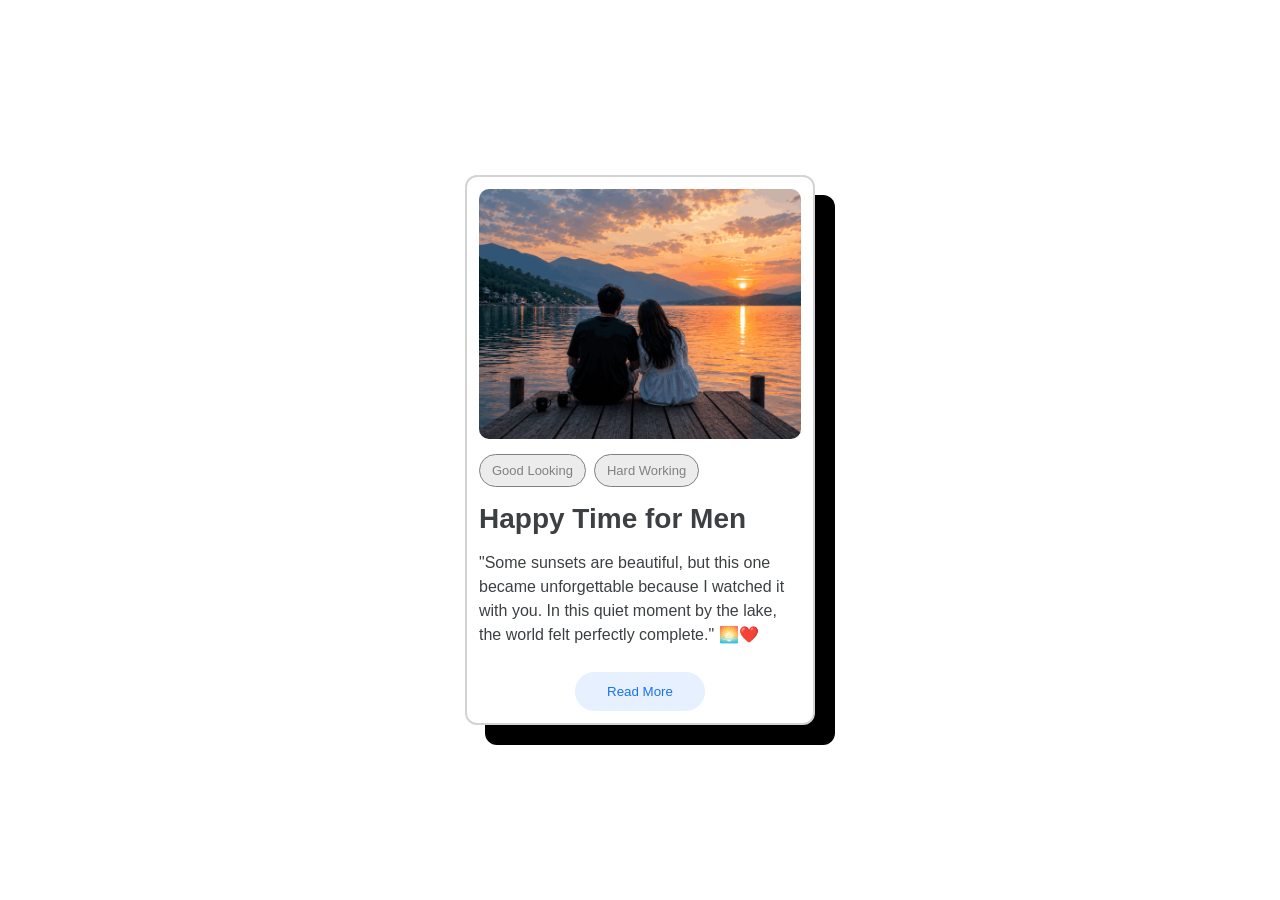
<file: Card/index.html>
<!doctype html>
<html lang="en">
	<head>
		<meta charset="UTF-8" />
		<meta name="viewport" content="width=device-width, initial-scale=1.0" />
		<title>Card</title>
		<link rel="stylesheet" href="style.css" />
	</head>
	<body>
		<div class="main-box">
			<div class="img-box">
				<img src="card-image.png" alt="lake-photo" />
			</div>
			<div class="caption-box">
				<span>Good Looking</span>
				<span>Hard Working</span>
			</div>
			<h1>Happy Time for Men</h1>
			<p>
				"Some sunsets are beautiful, but this one became unforgettable because I
				watched it with you. In this quiet moment by the lake, the world felt
				perfectly complete." 🌅❤️
			</p>
			<div class="btn-box">
				<button>Read More</button>
			</div>
		</div>
	</body>
</html>
</file>
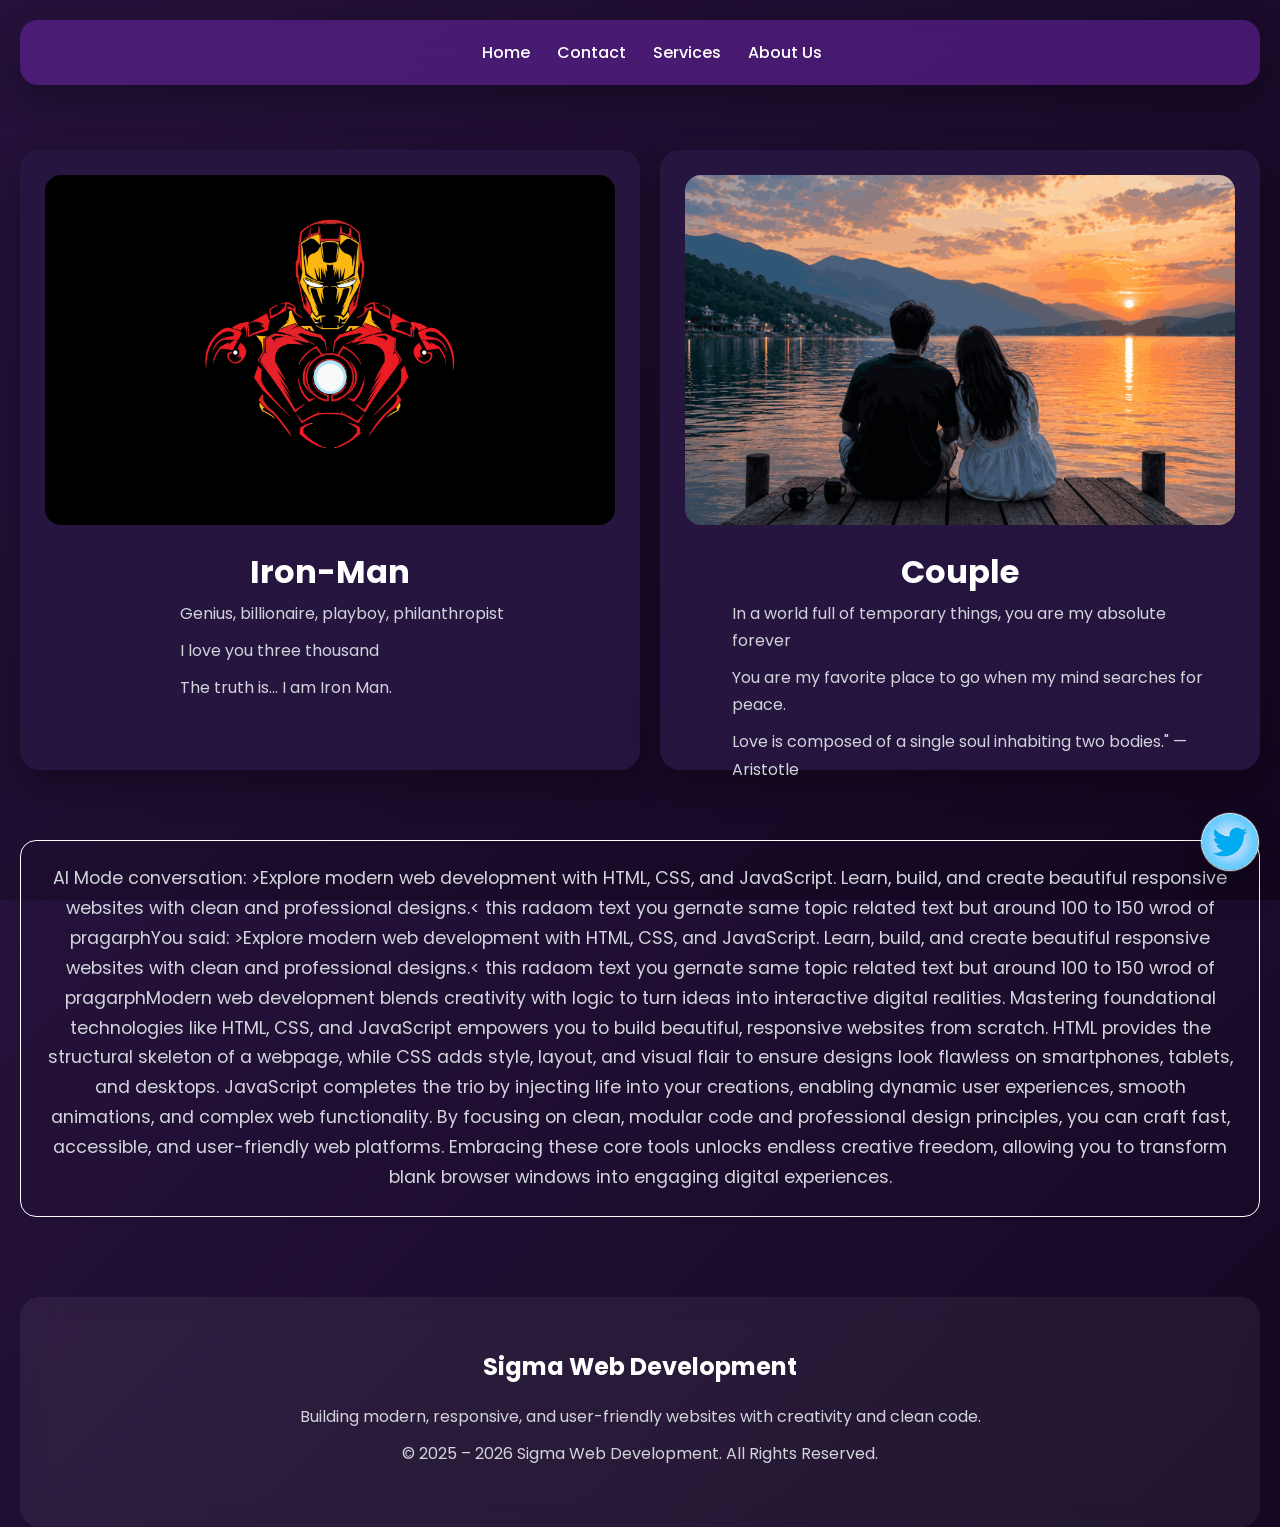
<file: Layout/home.html>
<!doctype html>
<html lang="en">
	<head>
		<meta charset="UTF-8" />
		<meta name="viewport" content="width=device-width, initial-scale=1.0" />
		<title>CSS: Demo Website</title>

		<link rel="stylesheet" href="style.css" />
	</head>

	<body>
		<header>
			<nav>
				<ul>
					<li><a href="Home">Home</a></li>
					<li><a href="Contact">Contact</a></li>
					<li><a href="Services">Services</a></li>
					<li><a href="About-us">About Us</a></li>
				</ul>
			</nav>
		</header>

		<main>
			<div class="card-box">
				<div class="card">
					<img src="assest/Iron-Man.png" alt="Iron-Man" />
					<div class="text-box"
						><span>Iron-Man</span>
						<ul>
							<li>Genius, billionaire, playboy, philanthropist</li>
							<li>I love you three thousand</li>
							<li>The truth is... I am Iron Man.</li>
						</ul></div
					>
				</div>

				<div class="card">
					<img src="assest/Couple.png" alt="Couple" />
					<div class="text-box">
						<span>Couple</span>
						<ul>
							<li
								>In a world full of temporary things, you are my absolute
								forever</li
							>
							<li
								>You are my favorite place to go when my mind searches for
								peace.</li
							>
							<li
								>Love is composed of a single soul inhabiting two bodies." —
								Aristotle</li
							>
						</ul>
					</div>
				</div>
			</div>
			<div class="paragraph-box">
				<p
					>AI Mode conversation: >Explore modern web development with HTML, CSS,
					and JavaScript. Learn, build, and create beautiful responsive websites
					with clean and professional designs.< this radaom text you gernate
					same topic related text but around 100 to 150 wrod of pragarphYou
					said: >Explore modern web development with HTML, CSS, and JavaScript.
					Learn, build, and create beautiful responsive websites with clean and
					professional designs.< this radaom text you gernate same topic related
					text but around 100 to 150 wrod of pragarphModern web development
					blends creativity with logic to turn ideas into interactive digital
					realities. Mastering foundational technologies like HTML, CSS, and
					JavaScript empowers you to build beautiful, responsive websites from
					scratch. HTML provides the structural skeleton of a webpage, while CSS
					adds style, layout, and visual flair to ensure designs look flawless
					on smartphones, tablets, and desktops. JavaScript completes the trio
					by injecting life into your creations, enabling dynamic user
					experiences, smooth animations, and complex web functionality. By
					focusing on clean, modular code and professional design principles,
					you can craft fast, accessible, and user-friendly web platforms.
					Embracing these core tools unlocks endless creative freedom, allowing
					you to transform blank browser windows into engaging digital
					experiences.</p
				>
			</div>
			<div class="logo-box">
				<img src="assest/logo-image.jpg" alt="logo" srcset="" />
			</div>
		</main>
		<footer>
			<h2>Sigma Web Development</h2>

			<p>
				Building modern, responsive, and user-friendly websites with creativity
				and clean code.
			</p>

			<p>© 2025 – 2026 Sigma Web Development. All Rights Reserved.</p>
		</footer>
	</body>
</html>
</file>
<file: Card/style.css>
* {
    margin: 0;
    padding: 0;
    box-sizing: border-box;
}

body {
    font-family: Arial, Helvetica, sans-serif;
    line-height: 1.5;
    min-height: 100vh;
    display: flex;
    align-items: center;
    justify-content: center;
}

.main-box {
    width: 350px;
    background: #fff;
    display: flex;
    flex-direction: column;
    gap: 15px;
    padding: 12px;
    border: 2px solid #d3d3d3;
    border-radius: 12px;
    overflow: hidden;
	box-shadow: 20px 20px 0px 0px;
}

.img-box {
    width: 100%;
    height: 250px;
    overflow: hidden;
    border-radius: 10px;
}

img {
    width: 100%;
    height: 100%;
    object-fit: cover;
    object-position: center;
}

.caption-box {
    display: flex;
    gap: 8px;
    color: grey;
}

.caption-box span {
    padding: 6px 12px;
    font-size: 13px;
    border: 1px solid grey;
    border-radius: 20px;
    background-color: rgba(128, 128, 128, 0.15);
}

h1 {
    color: #3c4043;
    font-size: 28px;
    line-height: 1.2;
}

p {
    color: #3c4043;
    font-size: 16px;
}

.btn-box {
    display: flex;
    justify-content: center;
    margin-top: 10px;
}

button {
    background-color: #e6f0ff;
    color: #1a73e8;
    padding: 12px 32px;
    border: none;
    border-radius: 25px;
    cursor: pointer;
    transition: 0.3s;
}

button:hover {
    background-color: #d8e7ff;
}
</file>
<file: Layout/style.css>
@import url("https://fonts.googleapis.com/css2?family=Poppins:ital,wght@0,100;0,200;0,300;0,400;0,500;0,600;0,700;0,800;0,900;1,100;1,200;1,300;1,400;1,500;1,600;1,700;1,800;1,900&display=swap");
:root {
	--primary-color: rgba(123, 44, 191, 0.45);
	--secondary-color: rgba(39, 23, 66, 0.9);

	--bg-start: #25123b;
	--bg-end: #12061f;

	--text-color: #ffffff;
	--text-light: #d1d5db;

	--broder: 1px solid rgba(255, 255, 255, 0.15);

	--shadow: 0 15px 35px rgba(0, 0, 0, 0.3);
}

* {
	margin: 0;
	padding: 0;
	box-sizing: border-box;
}

body {
	font-family: "Poppins", sans-serif;
	line-height: 1.7;
	color: var(--text-color);
	background: linear-gradient(135deg, var(--bg-start), var(--bg-end));
	height: 100vh;
	padding: 20px;
}

header {
	position: fixed;
	top: 20px;
	left: 20px;
	right: 20px;
	height: 65px;

	display: flex;
	align-items: center;
	justify-content: center;

	background-color: var(--primary-color);
	backdrop-filter: blur(14px);

	border: var(--border);
	border-radius: 18px;

	box-shadow: var(--shadow);
	z-index: 100;
}

nav {
	width: 100%;
	display: flex;
	align-items: center;
	justify-content: center;
	gap: 40px;
	list-style: none;
}

ul li {
	width: 100%;
	display: inline;
	padding-left: 23px;
}

nav a {
	text-decoration: none;
	color: var(--text-color);
	font-size: 1rem;
	font-weight: 500;
	transition: all 0.3s;
}

nav a:hover {
	color: #f4c2ff;
}

main {
	padding-top: 120px;
	display: flex;
	align-items: center;
	flex-direction: column;
	gap: 60px;
}

.card-box {
	width: 100%;
	display: flex;
	align-items: center;
	justify-content: space-evenly;
	gap: 20px;
	margin: 10px;
}

.card {
	height: 620px;
	padding: 25px;
    gap: 15px;
	background-color: var(--secondary-color);
	backdrop-filter: blur(12px);
	border: var(--border);
	border-radius: 20px;
	box-shadow: var(--shadow);
	transition: 0.4s;
}

.card:hover {
	transform: translateY(-10px);
}

.card img {
	width: 100%;
	height: 350px;
	object-fit: cover;
	border-radius: 16px;
}

.text-box {
	display: flex;
	align-items: center;
	justify-content: left;
	flex-direction: column;
	text-align: center;
    padding: 12px 24px;
}

.text-box span {
	font-size: 32px;
	font-weight: 700;
    color: var(--text-color);
}

.text-box ul {
	display: flex;
	align-items: center;
	justify-content: left;
	flex-direction: column;
    gap: 10px;
	color: var(--text-light);
	text-align: left;
}

.paragraph-box {
	width: 100%;
    display: flex;
    align-items: center;
    text-align: center;
    padding: 23px;
    border:  1px solid white;
    border-radius: 16px;
    line-height: 1.7;
}

.paragraph-box h1 {
	font-size: 3rem;
	margin-bottom: 20px;
    color: var(--text-color);
}

.paragraph-box p {
	font-size: 1.1rem;
	color: var(--text-light);
}

.logo-box {
	position: fixed;
	bottom: 20px;
	right: 20px;
	z-index: 1000;
}
.logo-box img {
	height: 60px;
	width: 60px;
	border-radius: 50%;
	border: var(--broder);
	box-shadow: var(--shadow);
}

footer {
	margin: 80px 0 80px 0;
	padding: 50px 20px;
	text-align: center;

	background: rgba(255, 255, 255, 0.06);
	backdrop-filter: blur(12px);

	border: var(--border);
	border-radius: 20px;
    
}

footer h2 {
	margin-bottom: 15px;
}

footer p {
	color: var(--text-light);
	margin-bottom: 10px;
}
</file>
